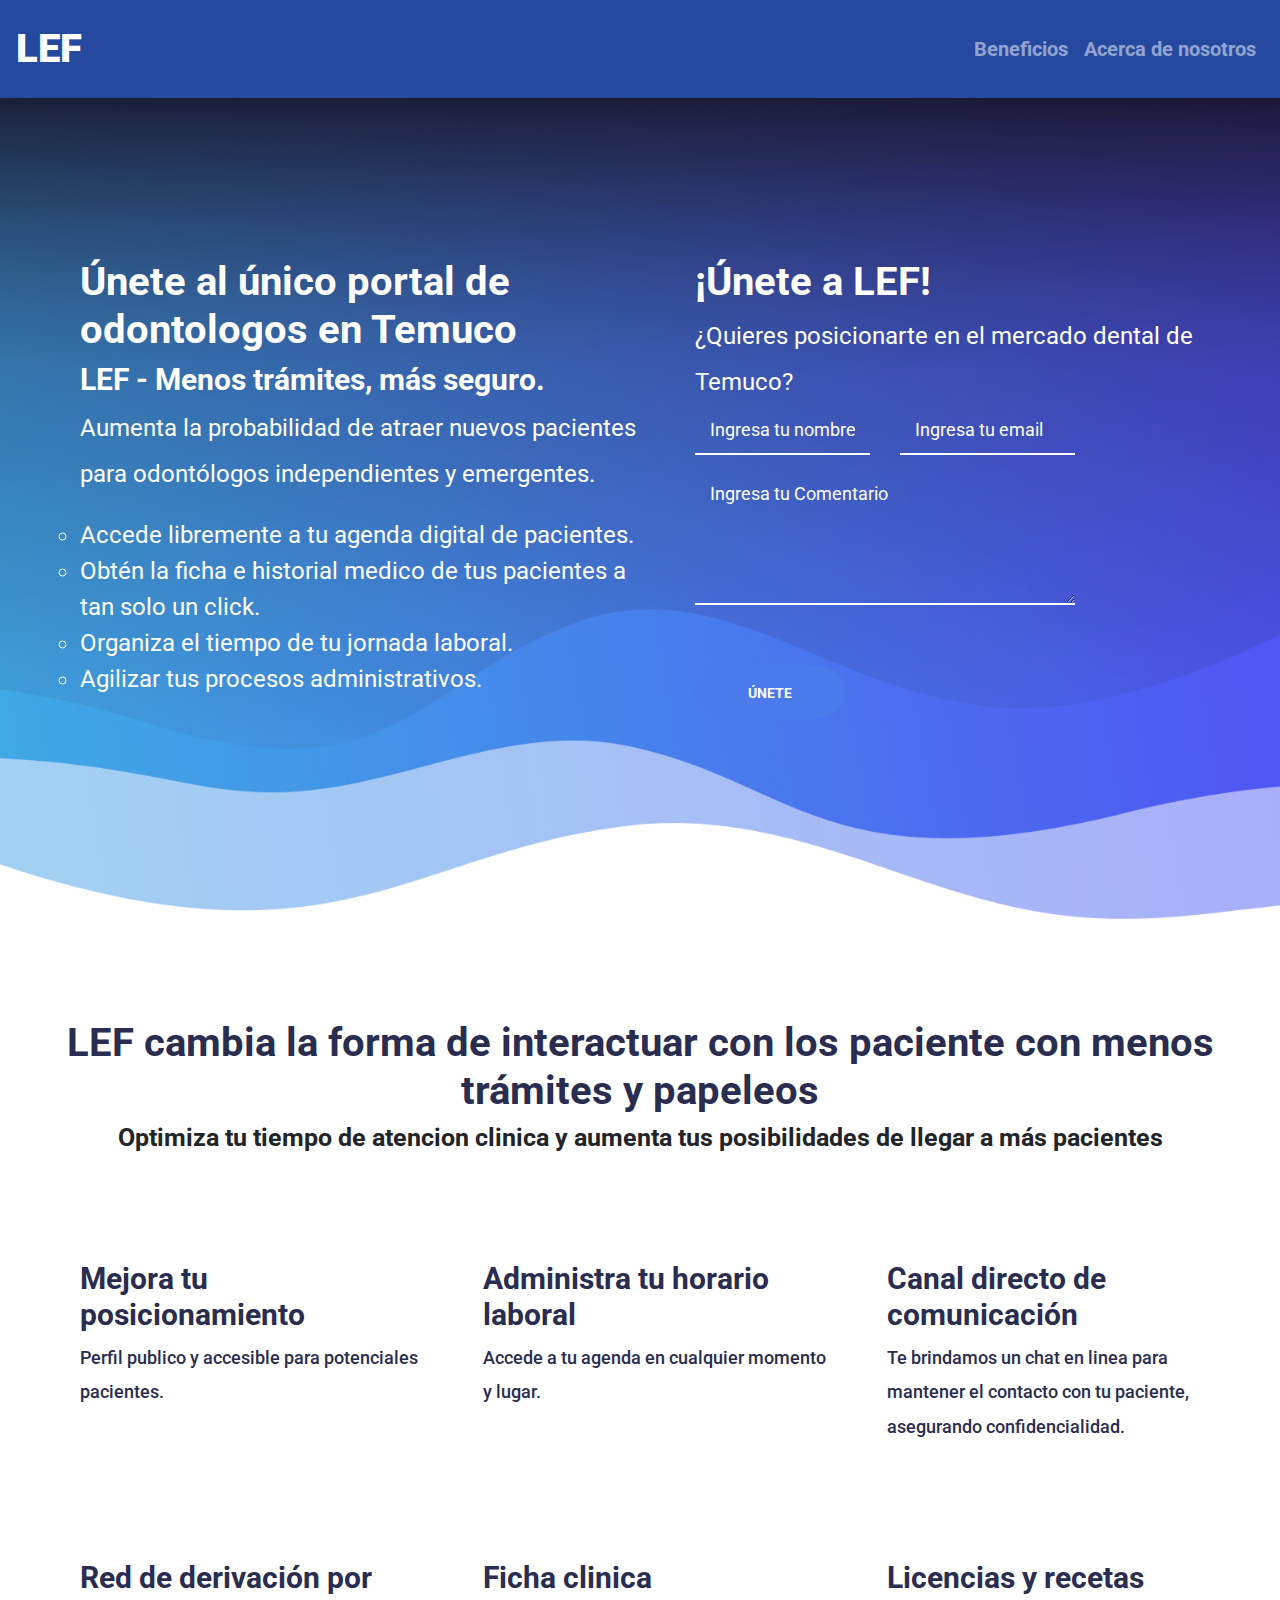
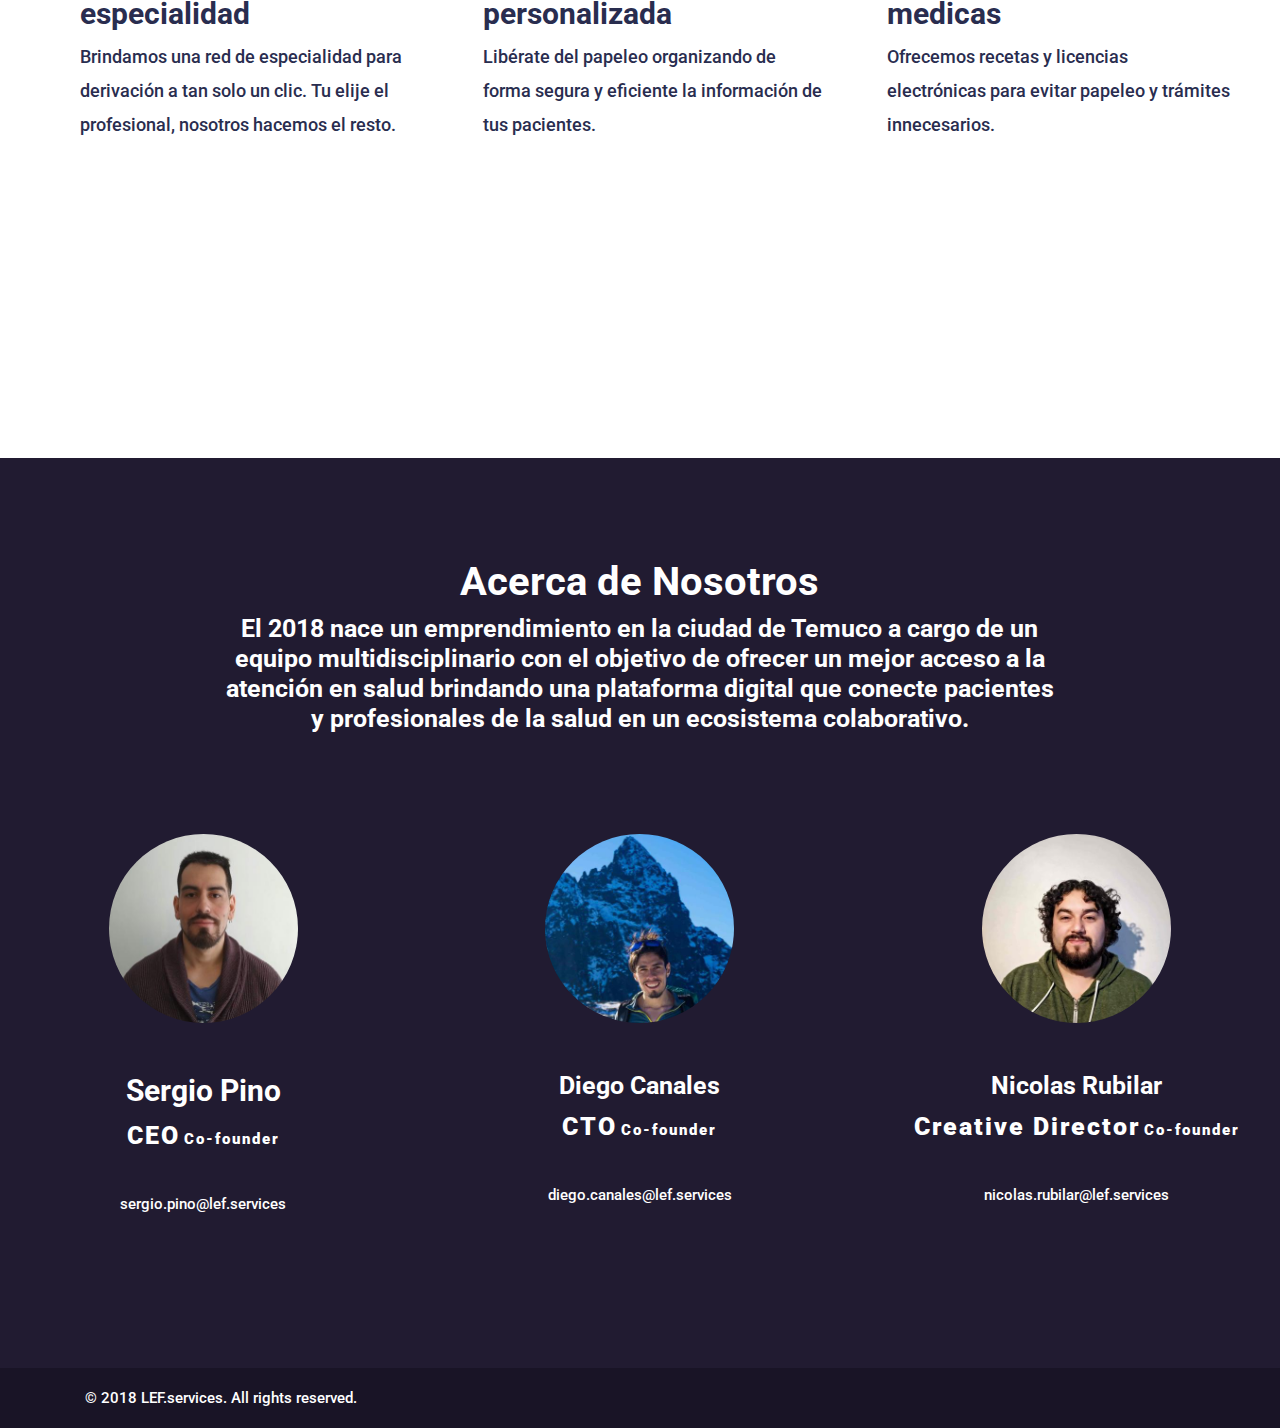
<file: index.html>
<!DOCTYPE html>
<html lang="es">

<head>
    <meta charset="UTF-8">
    <meta name="description" content="">
    <meta http-equiv="X-UA-Compatible" content="IE=edge">
    <meta name="viewport" content="width=device-width, initial-scale=1, shrink-to-fit=no">

    <!-- Title -->
    <title>LEF - menos tr&aacute;mites, m&aacute;s seguro.</title>

    <!-- Favicon -->
    <link rel="icon" href="img/favicon.ico">

    <link rel="stylesheet" href="https://use.fontawesome.com/releases/v5.3.1/css/all.css" integrity="sha384-mzrmE5qonljUremFsqc01SB46JvROS7bZs3IO2EmfFsd15uHvIt+Y8vEf7N7fWAU" crossorigin="anonymous">
    <link rel="stylesheet" href="https://fonts.googleapis.com/css?family=Roboto:400,500,700,900">

    <link href="css/bootstrap.min.css" rel="stylesheet">
    <link href="css/style.css" rel="stylesheet">

</head>

<body>
    <!-- ***** Preloader Start ***** -->
    <div id="preloader">
        <div class="preloader"></div>
    </div>

    <nav class="navbar navbar-expand-lg navbar-dark">
        <a class="navbar-brand brand-title" href="index.html">LEF</a>
        <button class="navbar-toggler" type="button" data-toggle="collapse" data-target="#navbarSupportedContent" aria-controls="navbarSupportedContent" aria-expanded="false" aria-label="Toggle navigation">  
            <span class="navbar-toggler-icon"></span>
           </button>
        <div class="collapse navbar-collapse " id="navbarSupportedContent">
            <ul class="navbar-nav ml-auto">
                <li class="nav-item">
                    <a class="nav-link" href="#extra-features">Beneficios</a> </li>
                <li class="nav-item">
                    <a class="nav-link " href="#about-us">Acerca de nosotros</a>
                </li>
            </ul>
        </div>
    </nav>

    <div class="main">
        <section class="welcome_area" id="home">
            <div class="row">
                <div class="col-lg-6 col-md-6 col-sm-12">
                    <h2>Únete al único portal de odontologos en Temuco</h2>
                    <h3>LEF - Menos trámites, más seguro.</h3>
                    <p>Aumenta la probabilidad de atraer nuevos pacientes para odontólogos independientes y emergentes.</p>
                    <ul>
                        <li>Accede libremente a tu agenda digital de pacientes.</li>
                        <li>Obtén la ficha e historial medico de tus pacientes a tan solo un click.</li>
                        <li>Organiza el tiempo de tu jornada laboral.</li>

                        <li>Agilizar tus procesos administrativos.</li>
                    </ul>
                </div>
                <div class="col-lg-6 col-md-6 col-sm-12">
                    <div class="contact-form-area">
                        <h2>¡&Uacute;nete a LEF!</h2>
                        <p>¿Quieres posicionarte en el mercado dental de Temuco?</p>
                        <form method="POST" action="https://send.pageclip.co/nw6T7FyZjWHJfmGAW8pz0AacO4G0saek">
                            <div class="row">
                                <div class="col-lg-4 col-md-4 col-sm-12">
                                    <input type="text" class="form-control" name="name" id="name" placeholder="Ingresa tu nombre">
                                </div>
                                <div class="col-lg-4 col-md-4 col-sm-12">
                                    <input type="email" class="form-control" name="email" id="email" placeholder="Ingresa tu email">
                                </div>


                                <div class="col-lg-8 col-md-8 col-sm-12">
                                    <textarea name="message" class="form-control" id="message" cols="30" rows="10" placeholder="Ingresa tu Comentario"></textarea>
                                </div>
                                <div class="col-lg-8 col-md-8 col-sm-12">
                                    <button class="btn contact-btn mt-50" type="submit">&Uacute;nete</button>
                                </div>
                            </div>
                        </form>
                    </div>
                </div>
            </div>

        </section>
        <!-- ***** Welcome Area End ***** -->


        <!-- ***** Services Area Start ***** -->
        <section id="extra-features" class="extra-features section_padding_100">

            <div class="col-lg-12 col-md-12 col-sm-12 text-center">
                <h2>LEF cambia la forma de interactuar con los paciente con menos tr&aacute;mites y papeleos</h2>
                <h4>Optimiza tu tiempo de atencion clinica y aumenta tus posibilidades de llegar a m&aacute;s pacientes</h4>
            </div>

            <div class="section_padding_100">
                <div class="row">

                    <!-- Single Feature Area -->
                    <div class="col-lg-4 col-md-4 col-sm-12">
                        <div class="d-flex mb-100">
                            <div class="mr-30">
                                <i class="fas fa-trophy"></i>
                            </div>
                            <div class="feature-content">
                                <h3>Mejora tu posicionamiento</h3>
                                <p>Perfil publico y accesible para potenciales pacientes.</p>
                            </div>
                        </div>
                    </div>
                    <!-- Single Feature Area -->
                    <div class="col-lg-4 col-md-4 col-sm-12">
                        <div class="d-flex mb-100">
                            <div class="mr-30">
                                <i class="fas fa-clock"></i>
                            </div>
                            <div class="feature-content">
                                <h3>Administra tu horario laboral</h3>
                                <p>Accede a tu agenda en cualquier momento y lugar.</p>
                            </div>
                        </div>
                    </div>
                    <!-- Single Feature Area -->
                    <div class="col-lg-4 col-md-4 col-sm-12">
                        <div class="d-flex mb-100">
                            <div class="mr-30">
                                <i class="fas fa-comments"></i>
                            </div>
                            <div class="feature-content">
                                <h3>Canal directo de comunicación</h3>
                                <p>Te brindamos un chat en linea para mantener el contacto con tu paciente, asegurando confidencialidad.</p>
                            </div>
                        </div>
                    </div>
                </div>

                <div class="row">
                    <!-- Single Feature Area -->
                    <div class="col-lg-4 col-md-4 col-sm-12">
                        <div class="d-flex mb-100">
                            <div class="mr-30">
                                <i class="fas fa-bullhorn"></i>
                            </div>
                            <div class="feature-content">
                                <h3>Red de derivación por especialidad </h3>
                                <p>Brindamos una red de especialidad para derivación a tan solo un clic. Tu elije el profesional, nosotros hacemos el resto.</p>
                            </div>
                        </div>
                    </div>
                    <!-- Single Feature Area -->
                    <div class="col-lg-4 col-md-4 col-sm-12">
                        <div class="d-flex mb-100">
                            <div class="mr-30">
                                <i class="fas fa-briefcase-medical"></i>
                            </div>
                            <div class="feature-content">
                                <h3>Ficha clinica personalizada</h3>
                                <p>Libérate del papeleo organizando de forma segura y eficiente la información de tus pacientes.</p>
                            </div>
                        </div>
                    </div>
                    <!-- Single Feature Area -->
                    <div class="col-lg-4 col-md-4 col-sm-12">
                        <div class="d-flex mb-100">
                            <div class="mr-30">
                                <i class="fas fa-user-md"></i>
                            </div>
                            <div class="feature-content">
                                <h3>Licencias y recetas medicas</h3>
                                <p>Ofrecemos recetas y licencias electr&oacute;nicas para evitar papeleo y tr&aacute;mites innecesarios. </p>
                            </div>
                        </div>
                    </div>

                </div>
            </div>
        </section>
        <!-- ***** Services Area End ***** -->



        <!-- ***** Team Area Start ***** -->
        <section id="about-us" class="about-us section_padding_100">

            <div class="row justify-content-center">
                <div class="col-lg-8 col-md-8 col-sm-12">
                    <div class="section-heading text-center">
                        <h2>Acerca de Nosotros</h2>
                        <h4>El 2018 nace un emprendimiento en la ciudad de Temuco a cargo de un equipo multidisciplinario con el objetivo de ofrecer un mejor acceso a la atenci&oacute;n en salud brindando una plataforma digital que conecte pacientes y profesionales
                            de la salud en un ecosistema colaborativo. </h4>
                    </div>
                </div>
            </div>

            <div class="row">
                <!-- Single Team Slide -->
                <div class="col-lg-4 col-md-4 col-sm-12 text-center">
                    <!-- Thumbnail -->
                    <div class="team-thumbnail">
                        <img src="img/sergio.jpg" alt="" class="img-fluid">
                    </div>
                    <!-- Meta Info -->
                    <div class="team-meta-info">
                        <h3>Sergio Pino</h3>
                        <span class="title">CEO</span> <span>Co-founder</span>
                        <p>sergio.pino@lef.services</p>
                    </div>
                </div>
                <!-- Single Team Slide -->
                <div class="col-lg-4 col-md-4 col-sm-12 text-center">
                    <!-- Thumbnail -->
                    <div class="team-thumbnail">
                        <img src="img/diego.jpg" alt="" class="img-fluid">
                    </div>
                    <!-- Meta Info -->
                    <div class="team-meta-info">
                        <h4>Diego Canales</h4>
                        <span class="title">CTO</span> <span>Co-founder</span>
                        <p>diego.canales@lef.services</p>
                    </div>
                </div>
                <!-- Single Team Slide -->
                <div class="col-lg-4 col-md-4 col-sm-12 text-center">
                    <!-- Thumbnail -->
                    <div class="team-thumbnail">
                        <img src="img/nico.jpg" alt="" class="img-fluid">
                    </div>
                    <!-- Meta Info -->
                    <div class="team-meta-info">
                        <h4>Nicolas Rubilar</h4>
                        <span class="title">Creative Director</span> <span>Co-founder</span>
                        <p>nicolas.rubilar@lef.services</p>
                    </div>

                </div>
            </div>
        </section>
        <!-- ***** Features Area Start ***** -->



        <!-- ***** Footer Area Start ***** -->
        <footer class="footer-area clearfix">
            <!-- Fotter Bottom Area -->
            <div class="footer-bottom-area">
                <div class="container h-100">
                    <div class="row h-100">
                        <div class="col-12 h-100">
                            <div class="footer-bottom-content h-100 d-md-flex justify-content-between align-items-center">
                                <div class="copyright-text">
                                    <p>
                                        &copy; 2018 LEF.services. All rights reserved.
                                    </p>
                                </div>
                            </div>
                        </div>
                    </div>
                </div>
            </div>
        </footer>

    </div>
    <!-- ***** Footer Area End ***** -->

    <script src="js/jquery-3.3.1.min.js"></script>
    <script src="js/bootstrap.min.js"></script>
    <script src="js/active.js"></script>
    <script src="https://s.pageclip.co/v1/pageclip.js" charset="utf-8"></script>

    <!-- Global site tag (gtag.js) - Google Analytics -->
    <script async src="https://www.googletagmanager.com/gtag/js?id=UA-45813922-7"></script>
    <script>
        window.dataLayer = window.dataLayer || [];

        function gtag() {
            dataLayer.push(arguments);
        }
        gtag('js', new Date());

        gtag('config', 'UA-45813922-7');
    </script>
</body>

</html>
</file>
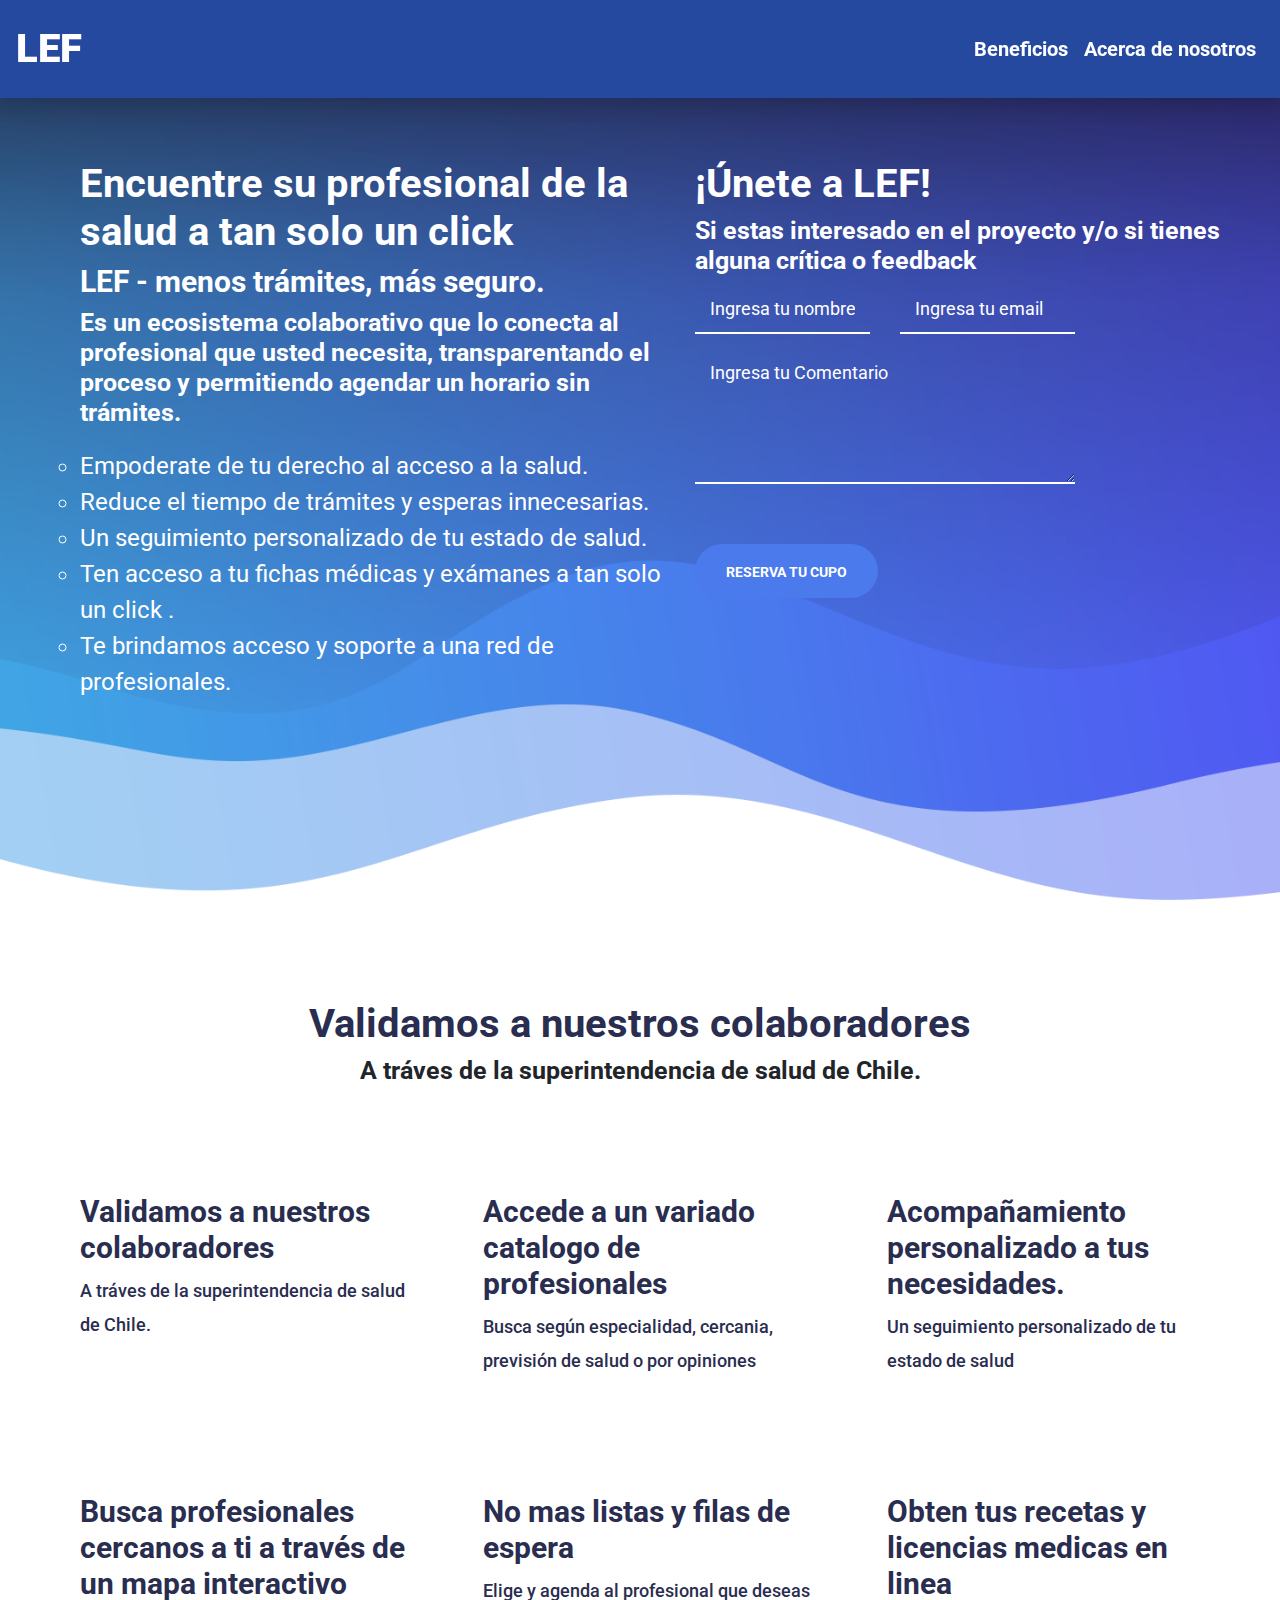
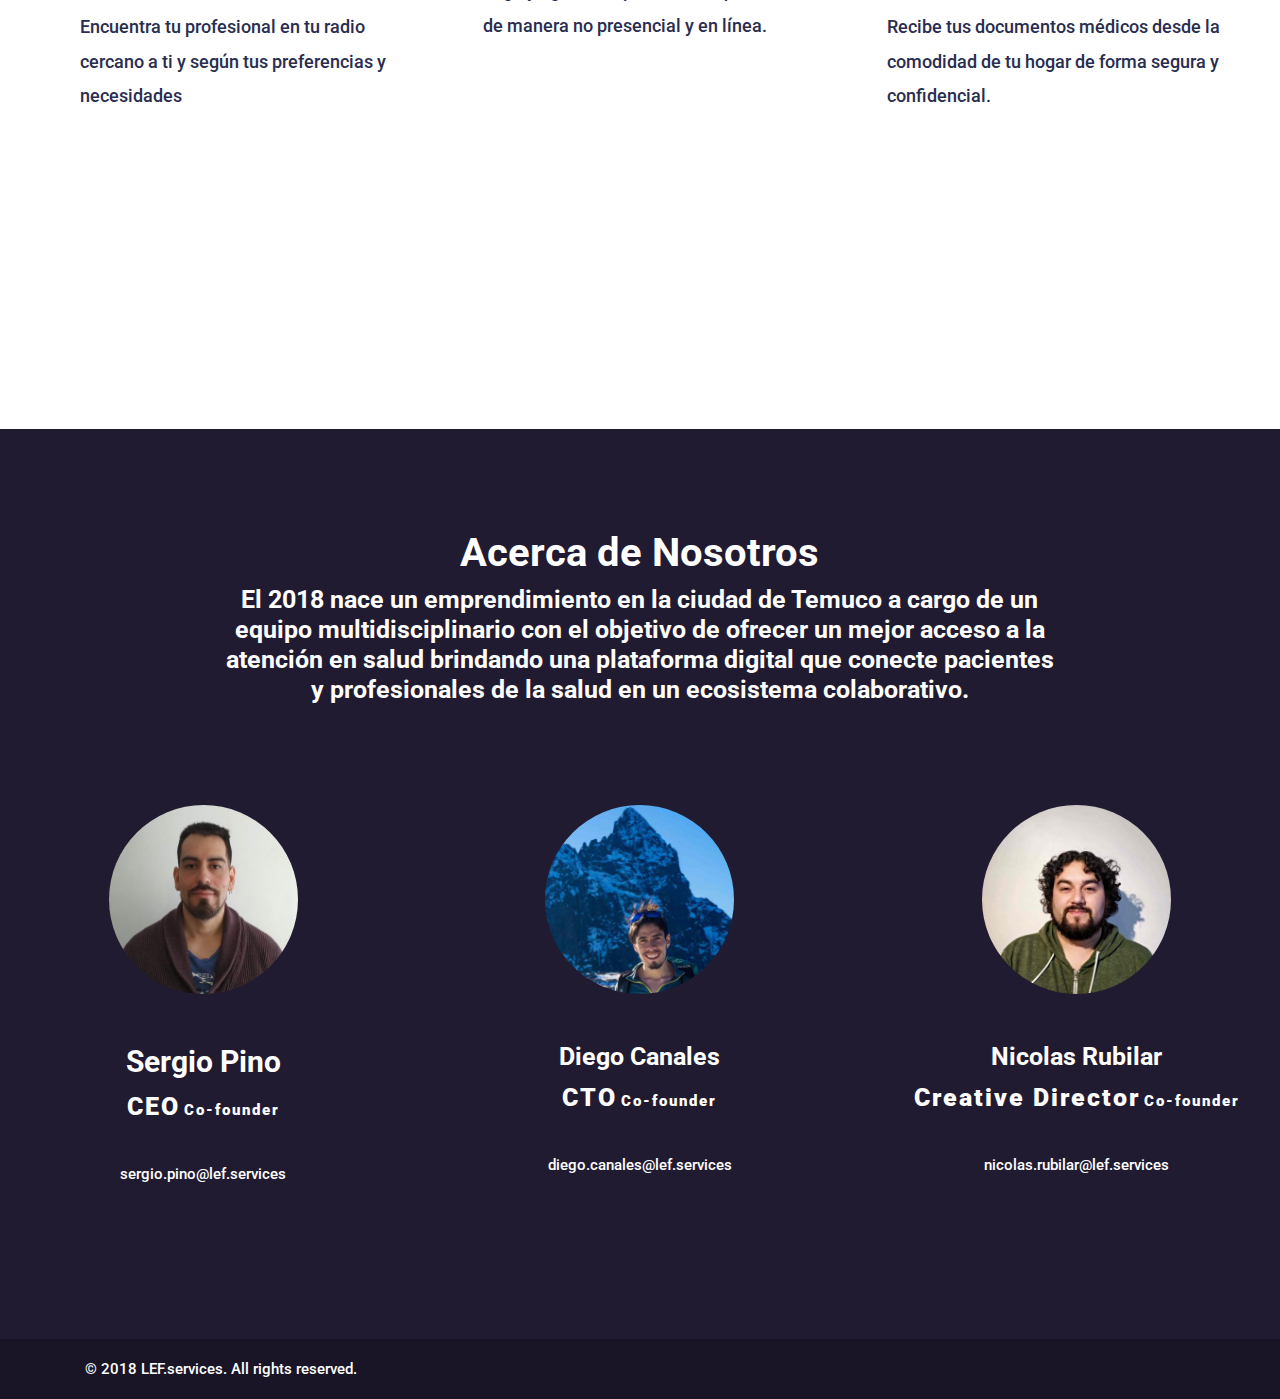
<file: pacientes.html>
<!DOCTYPE html>
<html lang="es">

<head>
    <meta charset="UTF-8">
    <meta name="description" content="">
    <meta http-equiv="X-UA-Compatible" content="IE=edge">
    <meta name="viewport" content="width=device-width, initial-scale=1, shrink-to-fit=no">

    <!-- Title -->
    <title>LEF - menos tr&aacute;mites, m&aacute;s seguro.</title>

    <!-- Favicon -->
    <link rel="icon" href="img/favicon.ico">

    <link rel="stylesheet" href="https://use.fontawesome.com/releases/v5.3.1/css/all.css" integrity="sha384-mzrmE5qonljUremFsqc01SB46JvROS7bZs3IO2EmfFsd15uHvIt+Y8vEf7N7fWAU" crossorigin="anonymous">
    <link rel="stylesheet" href="https://fonts.googleapis.com/css?family=Roboto:400,500,700,900">

    <link href="css/bootstrap.min.css" rel="stylesheet">
    <link href="css/style.css" rel="stylesheet">

</head>

<body>
    <!-- ***** Preloader Start ***** -->
    <div id="preloader">
        <div class="preloader"></div>
    </div>

    <nav class="navbar navbar-expand-lg fixed-top header_area">
        <a class="navbar-brand brand-title" href="index.html">LEF</a>
        <button class="navbar-toggler" type="button" data-toggle="collapse" data-target="#navbarSupportedContent" aria-controls="navbarSupportedContent" aria-expanded="false" aria-label="Toggle navigation">  
            <span class="navbar-toggler-icon"></span>
           </button>
        <div class="collapse navbar-collapse " id="navbarSupportedContent">
            <ul class="navbar-nav ml-auto">
                <li class="nav-item">
                    <a class="nav-link" href="#extra-features">Beneficios</a> </li>
                <li class="nav-item">
                    <a class="nav-link " href="#about-us">Acerca de nosotros</a>
                </li>
            </ul>
        </div>
    </nav>


    <section class="welcome_area" id="home">
        <div class="row">
            <div class="col-lg-6 col-md-6 col-sm-12 hero-slide-content">
                <h2>Encuentre su profesional de la salud a tan solo un click</h2>
                <h3>LEF - menos tr&aacute;mites, m&aacute;s seguro.</h3>
                <h4> Es un ecosistema colaborativo que lo conecta al profesional que usted necesita, transparentando el proceso y permitiendo agendar un horario sin tr&aacute;mites.</h4>
                <ul>
                    <li>Empoderate de tu derecho al acceso a la salud.</li>
                    <li> Reduce el tiempo de tr&aacute;mites y esperas innecesarias.</li>
                    <li>Un seguimiento personalizado de tu estado de salud.</li>
                    <li>Ten acceso a tu fichas m&eacute;dicas y ex&aacute;manes a tan solo un click .</li>

                    <li>Te brindamos acceso y soporte a una red de profesionales.</li>
                </ul>
            </div>
            <div class="col-lg-6 col-md-6 col-sm-12 hero-slide-content">
                <div class="contact-form-area">
                    <h2>¡&Uacute;nete a LEF!</h2>
                    <h4>Si estas interesado en el proyecto y/o si tienes alguna cr&iacute;tica o feedback</h4>
                    <form method="POST" action="https://send.pageclip.co/nw6T7FyZjWHJfmGAW8pz0AacO4G0saek">
                        <div class="row">
                            <div class="col-lg-4 col-md-4 col-sm-12">
                                <input type="text" class="form-control" name="name" id="name" placeholder="Ingresa tu nombre">
                            </div>
                            <div class="col-lg-4 col-md-4 col-sm-12">
                                <input type="email" class="form-control" name="email" id="email" placeholder="Ingresa tu email">
                            </div>


                            <div class="col-lg-8 col-md-8 col-sm-12">
                                <textarea name="message" class="form-control" id="message" cols="30" rows="10" placeholder="Ingresa tu Comentario"></textarea>
                            </div>
                            <div class="col-lg-8 col-md-8 col-sm-12">
                                <button class="btn contact-btn mt-50" type="submit">Reserva tu cupo</button>
                            </div>
                        </div>
                    </form>
                </div>
            </div>
        </div>

    </section>
    <!-- ***** Welcome Area End ***** -->


    <!-- ***** Services Area Start ***** -->
    <section id="extra-features" class="extra-features section_padding_100">

        <div class="col-lg-12 col-md-12 col-sm-12 text-center">
            <h2>Validamos a nuestros colaboradores</h2>
            <h4>A tr&aacute;ves de la superintendencia de salud de Chile.</h4>
        </div>

        <div class="section_padding_100">
            <div class="row">

                <!-- Single Feature Area -->
                <div class="col-lg-4 col-md-4 col-sm-12">
                    <div class="d-flex mb-100">
                        <div class="mr-30">
                            <i class="fas fa-user-md"></i>
                        </div>
                        <div class="feature-content">
                            <h3>Validamos a nuestros colaboradores</h3>
                            <p>A tr&aacute;ves de la superintendencia de salud de Chile. </p>
                        </div>
                    </div>
                </div>
                <!-- Single Feature Area -->
                <div class="col-lg-4 col-md-4 col-sm-12">
                    <div class="d-flex mb-100">
                        <div class="mr-30">
                            <i class="fas fa-address-book"></i>
                        </div>
                        <div class="feature-content">
                            <h3>Accede a un variado catalogo de profesionales</h3>
                            <p> Busca seg&uacute;n especialidad, cercania, previsi&oacute;n de salud o por opiniones </p>
                        </div>
                    </div>
                </div>
                <!-- Single Feature Area -->
                <div class="col-lg-4 col-md-4 col-sm-12">
                    <div class="d-flex mb-100">
                        <div class="mr-30">
                            <i class="fas fa-heartbeat"></i>
                        </div>
                        <div class="feature-content">
                            <h3>Acompañamiento personalizado a tus necesidades.</h3>
                            <p>Un seguimiento personalizado de tu estado de salud</p>
                        </div>
                    </div>
                </div>
            </div>

            <div class="row">
                <!-- Single Feature Area -->
                <div class="col-lg-4 col-md-4 col-sm-12">
                    <div class="d-flex mb-100">
                        <div class="mr-30">
                            <i class="fas fa-map-marker-alt"></i>
                        </div>
                        <div class="feature-content">
                            <h3>Busca profesionales cercanos a ti a trav&eacute;s de un mapa interactivo</h3>
                            <p> Encuentra tu profesional en tu radio cercano a ti y seg&uacute;n tus preferencias y necesidades </p>
                        </div>
                    </div>
                </div>
                <!-- Single Feature Area -->
                <div class="col-lg-4 col-md-4 col-sm-12">
                    <div class="d-flex mb-100">
                        <div class="mr-30">
                            <i class="fas fa-clock"></i>
                        </div>
                        <div class="feature-content">
                            <h3>No mas listas y filas de espera</h3>
                            <p> Elige y agenda al profesional que deseas de manera no presencial y en l&iacute;nea. </p>
                        </div>
                    </div>
                </div>
                <!-- Single Feature Area -->
                <div class="col-lg-4 col-md-4 col-sm-12">
                    <div class="d-flex mb-100">
                        <div class="mr-30">
                            <i class="fas fa-band-aid"></i>
                        </div>
                        <div class="feature-content">
                            <h3> Obten tus recetas y licencias medicas en linea </h3>
                            <p>Recibe tus documentos m&eacute;dicos desde la comodidad de tu hogar de forma segura y confidencial.</p>
                        </div>
                    </div>
                </div>

            </div>
        </div>
    </section>
    <!-- ***** Services Area End ***** -->



    <!-- ***** Team Area Start ***** -->
    <section id="about-us" class="about-us section_padding_100">

        <div class="row justify-content-center">
            <div class="col-lg-8 col-md-8 col-sm-12 justify-content-center">
                <div class="section-heading text-center">
                    <h2>Acerca de Nosotros</h2>
                    <h4>El 2018 nace un emprendimiento en la ciudad de Temuco a cargo de un equipo multidisciplinario con el objetivo de ofrecer un mejor acceso a la atenci&oacute;n en salud brindando una plataforma digital que conecte pacientes y profesionales
                        de la salud en un ecosistema colaborativo. </h4>
                </div>
            </div>
        </div>

        <div class="row">
            <!-- Single Team Slide -->
            <div class="col-lg-4 col-md-4 col-sm-12 text-center">
                <!-- Thumbnail -->
                <div class="team-thumbnail">
                    <img src="img/sergio.jpg" alt="">
                </div>
                <!-- Meta Info -->
                <div class="team-meta-info">
                    <h3>Sergio Pino</h3>
                    <span class="title">CEO</span> <span>Co-founder</span>
                    <p>sergio.pino@lef.services</p>
                </div>
            </div>
            <!-- Single Team Slide -->
            <div class="col-lg-4 col-md-4 col-sm-12 text-center">
                <!-- Thumbnail -->
                <div class="team-thumbnail">
                    <img src="img/diego.jpg" alt="">
                </div>
                <!-- Meta Info -->
                <div class="team-meta-info">
                    <h4>Diego Canales</h4>
                    <span class="title">CTO</span> <span>Co-founder</span>
                    <p>diego.canales@lef.services</p>
                </div>
            </div>
            <!-- Single Team Slide -->
            <div class="col-lg-4 col-md-4 col-sm-12 text-center">
                <!-- Thumbnail -->
                <div class="team-thumbnail">
                    <img src="img/nico.jpg" alt="">
                </div>
                <!-- Meta Info -->
                <div class="team-meta-info">
                    <h4>Nicolas Rubilar</h4>
                    <span class="title">Creative Director</span> <span>Co-founder</span>
                    <p>nicolas.rubilar@lef.services</p>
                </div>

            </div>
        </div>
    </section>
    <!-- ***** Features Area Start ***** -->



    <!-- ***** Footer Area Start ***** -->
    <footer class="footer-area clearfix">
        <!-- Fotter Bottom Area -->
        <div class="footer-bottom-area">
            <div class="container h-100">
                <div class="row h-100">
                    <div class="col-12 h-100">
                        <div class="footer-bottom-content h-100 d-md-flex justify-content-between align-items-center">
                            <div class="copyright-text">
                                <p>
                                    &copy; 2018 LEF.services. All rights reserved.
                                </p>
                            </div>
                        </div>
                    </div>
                </div>
            </div>
        </div>
    </footer>
    <!-- ***** Footer Area End ***** -->

    <script src="js/jquery-3.3.1.min.js"></script>
    <script src="js/bootstrap.min.js"></script>
    <script src="js/active.js"></script>
    <script src="https://s.pageclip.co/v1/pageclip.js" charset="utf-8"></script>

    <!-- Global site tag (gtag.js) - Google Analytics -->
    <script async src="https://www.googletagmanager.com/gtag/js?id=UA-45813922-7"></script>
    <script>
        window.dataLayer = window.dataLayer || [];

        function gtag() {
            dataLayer.push(arguments);
        }
        gtag('js', new Date());

        gtag('config', 'UA-45813922-7');
    </script>
</body>

</html>
</file>
<file: css/style.css>
/********************
END RESPONSIVE
*********************/


/* --------------------------
:: 1.0 Base CSS Start
-------------------------- */

* {
    margin: 0;
    padding: 0;
}

body {
    overflow-x: hidden !important;
}

body,
html {
    font-family: 'Roboto', sans-serif;
}

h2,
h3,
h4 {
    font-family: 'Roboto', sans-serif;
    font-weight: 700;
    line-height: 1.2;
}

h2 {
    font-size: 40px;
}

h3 {
    font-size: 30px;
}

h4 {
    font-size: 25px;
}

img {
    max-width: none !important;
}

a,
a:hover,
a:focus,
a:active {
    font-weight: 700;
    text-decoration: none;
    -webkit-transition-duration: 500ms;
    transition-duration: 500ms;
}

li {
    list-style: none;
}

p {
    font-family: 'Roboto', sans-serif;
    font-size: 15px;
    font-weight: 500;
    margin-top: 0;
    line-height: 1.9;
}

ul {
    margin: 0;
    padding: 0;
}

img {
    max-width: 100%;
    height: auto;
}

.brand-title {
    font-size: 40px;
    color: #fff;
    line-height: 1.8;
    font-weight: 900;
}

.section_padding_200 {
    padding-top: 200px;
    padding-bottom: 200px;
}

.section_padding_100 {
    padding-top: 100px;
    padding-bottom: 100px;
}

.mt-50 {
    margin-top: 50px;
}

.mr-30 {
    margin-right: 30px;
}

.mb-100 {
    margin-bottom: 100px;
}

#preloader {
    overflow: hidden;
    background-color: #211b31;
    height: 100%;
    left: 0;
    position: fixed;
    top: 0;
    width: 100%;
    z-index: 999999;
}

.preloader {
    overflow: hidden;
    -webkit-animation: 3000ms linear 0s normal none infinite running preloader;
    animation: 3000ms linear 0s normal none infinite running preloader;
    background-color: transparent;
    border-color: #f1f2f3 #f1f2f3 #4a7aec;
    border-radius: 50%;
    border-style: solid;
    border-width: 4px;
    height: 50px;
    left: calc(50% - 25px);
    position: relative;
    top: calc(50% - 25px);
    width: 50px;
    z-index: 9;
}

@-webkit-keyframes preloader {
    0% {
        -webkit-transform: rotate(0deg);
        transform: rotate(0deg);
    }
    100% {
        -webkit-transform: rotate(360deg);
        transform: rotate(360deg);
    }
}

@keyframes preloader {
    0% {
        -webkit-transform: rotate(0deg);
        transform: rotate(0deg);
    }
    100% {
        -webkit-transform: rotate(360deg);
        transform: rotate(360deg);
    }
}

.section-heading {
    margin-bottom: 100px;
}

.contact-btn {
    background-color: #4a7aec;
    min-width: 150px;
    height: 54px;
    padding: 0 30px;
    border-radius: 70px;
    color: #fff;
    font-size: 14px;
    line-height: 54px;
    font-weight: 700;
    text-transform: uppercase;
    -webkit-transition-duration: 500ms;
    transition-duration: 500ms;
}

.contact-btn:hover {
    background-color: #1a3c8d;
    color: #fff;
}


/* --------------------------
:: 2.0 Header Area CSS
-------------------------- */

nav {
    background-color: #25499f !important;
    box-shadow: 0 6px 20px rgba(0, 0, 0, 0.15);
}

nav .nav-link {
    color: #fff;
    display: block;
    font-size: 20px;
    -webkit-transition-duration: 500ms;
    transition-duration: 500ms;
    padding: 0 15px;
}

nav .nav-link:hover {
    color: #4a7aec;
}


/* --------------------------
:: 3.0 Welcome Area CSS
-------------------------- */

.welcome_area {
    padding-top: 160px;
    padding-bottom: 200px;
    padding-left: 80px;
    background-image: url(../img/welcome-bg.png);
    background-repeat: no-repeat;
    background-size: cover;
    background-position: center center;
}

.welcome_area h2,
.welcome_area h3,
.welcome_area h4,
.welcome_area p,
.welcome_area ul,
.welcome_area ::placeholder,
.welcome_area .form-control {
    color: #fff;
    opacity: 1;
}

.welcome_area p,
.welcome_area ul {
    font-size: 24px;
    font-weight: 400;
    margin-bottom: 0;
}

.welcome_area li {
    list-style-type: circle !important;
}

.welcome_area ul {
    margin-top: 20px;
}


/* ----------------------
:: 19.0 Contact Page CSS
---------------------- */

.contact-form-area .form-control {
    font-size: 18px;
    background-color: transparent;
    border-top: none;
    border-left: none;
    border-right: none;
    border-bottom: 2px solid #fff;
    border-radius: 0;
    height: 50px;
    margin-bottom: 10px;
    padding: 15px;
}

.contact-form-area .form-control:hover,
.contact-form-area .form-control:focus {
    box-shadow: none;
}

.contact-form-area textarea.form-control {
    height: 140px;
}

.footer-area {
    position: relative;
    z-index: 1;
    background-color: #211b31;
}

.copyright-text>p {
    margin-bottom: 0;
    font-size: 15px;
    color: #fff;
}

.footer-bottom-area {
    background-color: #191426;
    height: 60px;
}

.team-thumbnail {
    width: 189px;
    height: 189px;
    border-radius: 50%;
    margin: 0 auto 50px;
    position: relative;
    z-index: 1;
    -webkit-transition-duration: 500ms;
    transition-duration: 500ms;
}

.team-thumbnail:after {
    position: absolute;
    width: 100%;
    height: 100%;
    left: 0;
    top: 0;
    content: "";
    background-color: rgba(74, 122, 236, 0.75);
    z-index: 2;
    border-radius: 50%;
    opacity: 0;
}

.team-thumbnail>img {
    width: 100%;
    height: 100%;
    border-radius: 50%;
}

.team-meta-info {
    margin-bottom: 50px;
}

.team-meta-info h4 {
    line-height: 1;
    margin-bottom: 10px;
}

.team-meta-info span {
    font-size: 12px;
    font-weight: 900;
    color: #abadbe;
    letter-spacing: 2px;
    margin-bottom: 35px;
    display: block;
}

.about-us {
    background-color: #211b31;
    position: relative;
    z-index: 1;
}

.about-us h2,
.about-us h3,
.about-us h4,
.about-us span,
.about-us p {
    color: #fff;
}

.about-us span {
    font-size: 15px;
    display: inline-block;
}

.title {
    font-size: 25px !important;
}


/* -----------------------
:: 20.0 Elements Area CSS
----------------------- */

.extra-features {
    padding-left: 50px;
    padding-right: 50px;
}

.extra-features h2,
h3,
p {
    color: #292d4f;
}

.extra-features p {
    font-size: 18px;
}

@media screen and (max-width: 667px) {
    body {
        overflow-x: hidden !important;
    }
    .main {
        max-width: 100% !important;
        overflow-x: hidden !important;
    }
    section {
        padding-top: 40px !important;
    }
    .welcome_area {
        padding-left: 10px;
    }
    .welcome_area {
        padding-top: 20px;
    }
</file>
